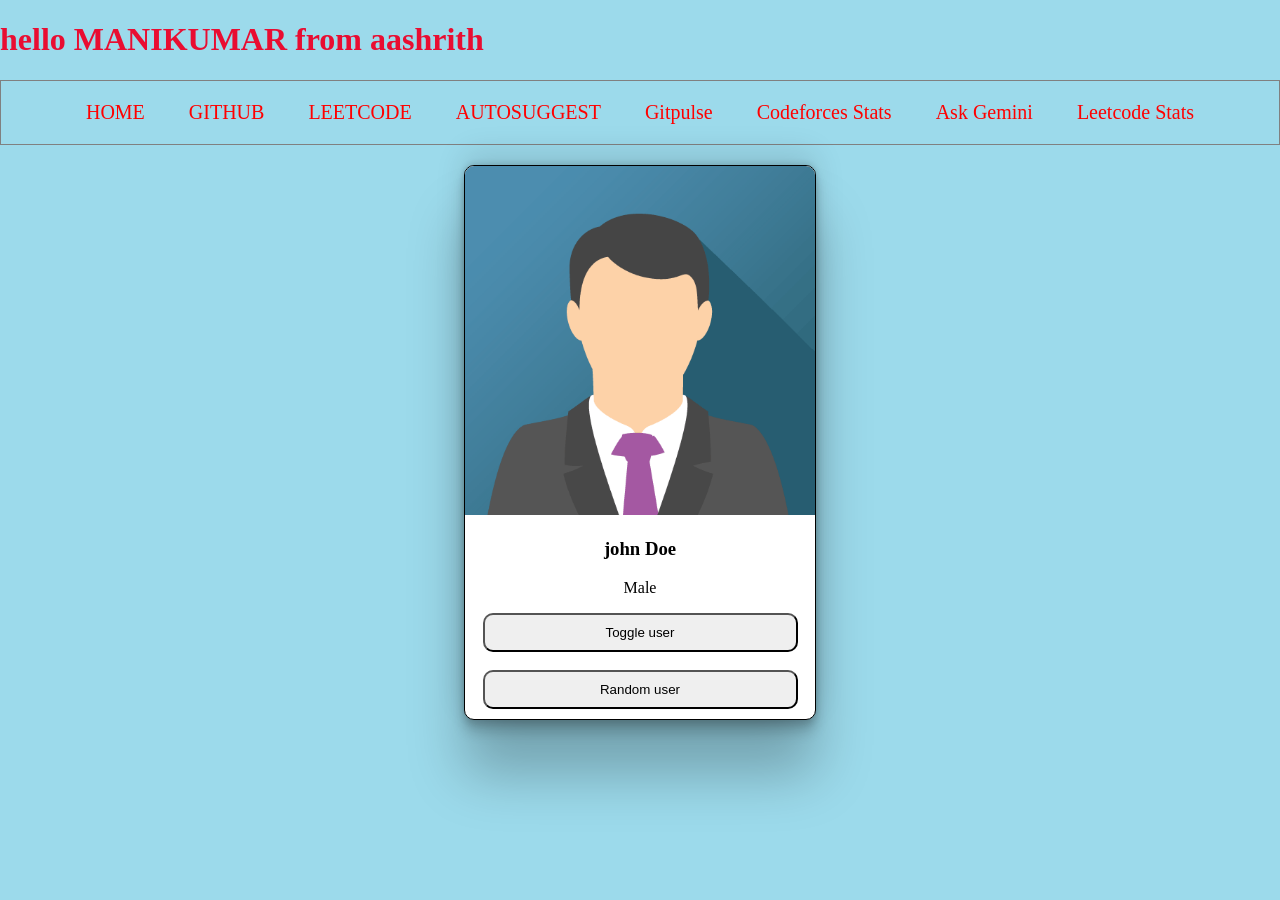
<file: target/classes/static/index.html>
<!DOCTYPE html>
<html lang="en">
<head>
  <meta charset="UTF-8">
  <meta name="viewport" content="width=device-width, initial-scale=1.0">
  <title>Document</title>
  <link rel="stylesheet" href="index.css">
</head>
<body>
<h1> hello MANIKUMAR from aashrith</h1>
 <div class="navbar">
    <a href="">HOME</a>
    <a href="https://github.com/pogulaaashrith67-dotcom/plainstring" target="_blank">GITHUB</a>
    <a href="https://leetcode.com/" target="_blank">LEETCODE</a>
    <a href="https://www.instagram.com/manii_alwys?igsh=MXc3cThoeXZuYzJzZw==" target="_blank">AUTOSUGGEST</a>
    <a href="gitpulse.html" target="_blank">Gitpulse</a>
    <a href="codeforces-stats.html" target="_blank">Codeforces Stats</a>
    <a href="ask-gemini.html" target="_blank">Ask Gemini</a>
    <a href="leetcode-stats.html" target="_blank">Leetcode Stats</a>    
</div>
 <div class="card">
    <img id ="userimage" src="john.png" alt="Card Image not available">
    <h3 id="user-name">john Doe</h3>
    <p id="user-gender">Male</p>
     <button onclick="toggleUser()">Toggle user</button>
     <br>
     <br>
     <button onclick="randomUser()">Random user</button>
 </div>
  
  <script src="index.js"></script>
</body>
</html>
</file>
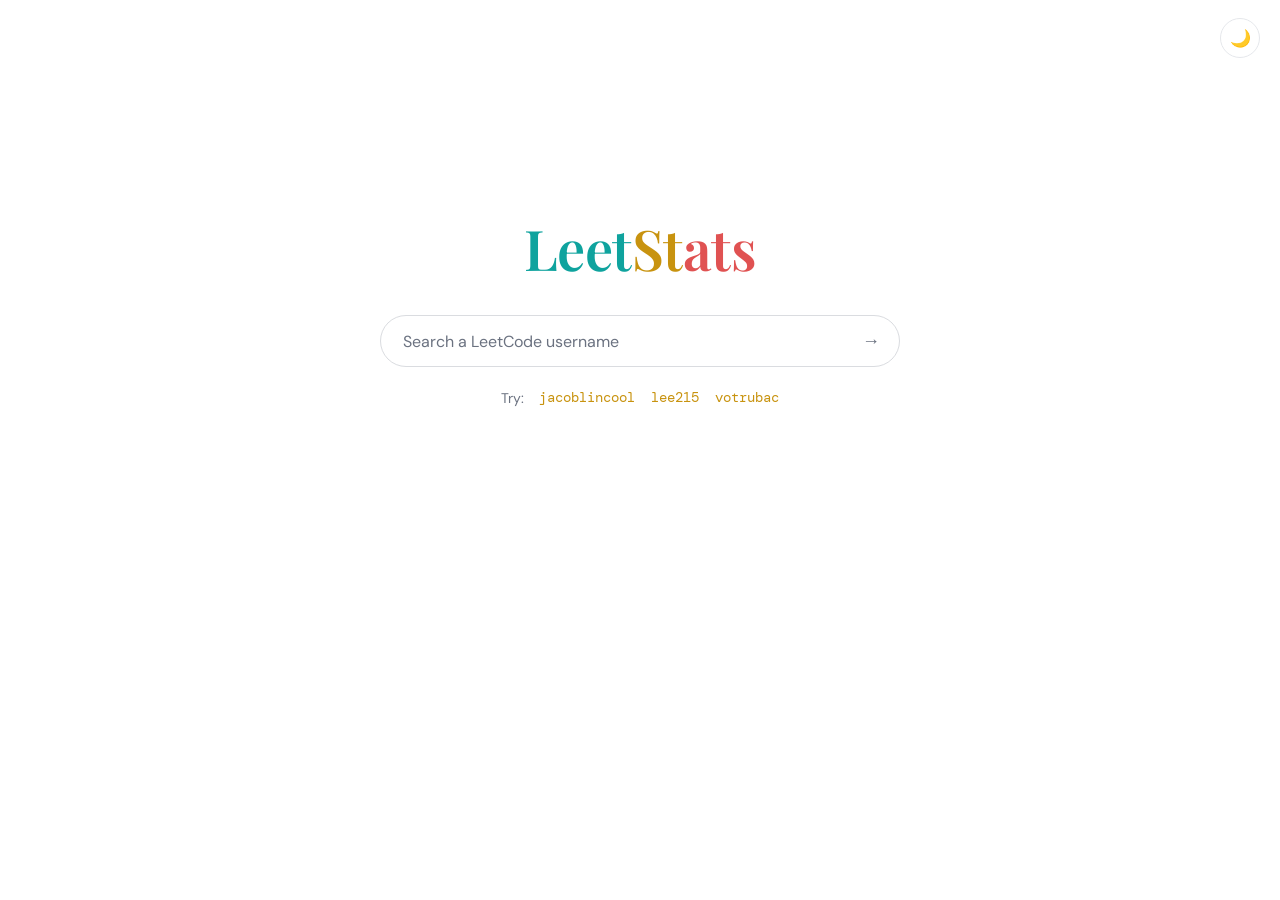
<file: target/classes/leetcode-stats.html>
<!DOCTYPE html>
<html lang="en" data-theme="light">
<head>
<meta charset="UTF-8">
<meta name="viewport" content="width=device-width, initial-scale=1.0">
<title>LeetStats</title>
<link rel="preconnect" href="https://fonts.googleapis.com">
<link rel="preconnect" href="https://fonts.gstatic.com" crossorigin>
<link href="https://fonts.googleapis.com/css2?family=Playfair+Display:wght@600&family=DM+Sans:wght@400;500;700&family=DM+Mono:wght@400;500&display=swap" rel="stylesheet">
<style>
  :root, [data-theme="light"] {
    --bg: #ffffff;
    --text: #1f2328;
    --muted: #6b7280;
    --line: #e5e7eb;
    --surface: #ffffff;
    --input-border: #dadce0;
    --input-shadow: rgba(32, 33, 36, 0.12);
    --track: #f0f1f3;
    --easy: #0fa39e;
    --medium: #c8930f;
    --hard: #e05252;
    --accent: #c8930f;
    --card-shadow: 0 1px 3px rgba(32, 33, 36, 0.08), 0 8px 28px rgba(32, 33, 36, 0.06);
  }
  [data-theme="dark"] {
    --bg: #0a0b0d;
    --text: #e9e7e2;
    --muted: #8b8f98;
    --line: rgba(255, 255, 255, 0.09);
    --surface: #121418;
    --input-border: rgba(255, 255, 255, 0.14);
    --input-shadow: rgba(0, 0, 0, 0.5);
    --track: rgba(255, 255, 255, 0.08);
    --easy: #3ddad7;
    --medium: #e3b341;
    --hard: #ff6b6b;
    --accent: #e3b341;
    --card-shadow: 0 20px 50px rgba(0, 0, 0, 0.45);
  }

  * { margin: 0; padding: 0; box-sizing: border-box; }

  html, body { height: 100%; }

  body {
    background: var(--bg);
    color: var(--text);
    font-family: "DM Sans", system-ui, sans-serif;
    display: flex;
    flex-direction: column;
    align-items: center;
    transition: background 0.25s, color 0.25s;
  }

  /* theme toggle, top right */
  .theme-toggle {
    position: fixed;
    top: 18px;
    right: 20px;
    width: 40px;
    height: 40px;
    border-radius: 50%;
    border: 1px solid var(--line);
    background: var(--surface);
    color: var(--text);
    font-size: 17px;
    cursor: pointer;
    display: flex;
    align-items: center;
    justify-content: center;
    transition: background 0.25s, border-color 0.25s, transform 0.15s;
    z-index: 10;
  }
  .theme-toggle:hover { transform: scale(1.06); }
  .theme-toggle:focus-visible { outline: 2px solid var(--accent); outline-offset: 2px; }

  main {
    width: 100%;
    max-width: 640px;
    padding: 0 24px 64px;
    display: flex;
    flex-direction: column;
    align-items: center;
    /* Google-style: sits a bit above vertical center when idle */
    margin-top: clamp(96px, 24vh, 210px);
    transition: margin-top 0.45s cubic-bezier(0.3, 0.8, 0.3, 1);
  }
  body.has-result main { margin-top: 72px; }

  .wordmark {
    font-family: "Playfair Display", serif;
    font-weight: 600;
    font-size: clamp(40px, 8vw, 56px);
    letter-spacing: -0.01em;
    margin-bottom: 30px;
    user-select: none;
  }
  .wordmark .l { color: var(--easy); }
  .wordmark .e { color: var(--medium); }
  .wordmark .t { color: var(--hard); }

  /* search */
  .search {
    width: 100%;
    max-width: 520px;
    display: flex;
    align-items: center;
    gap: 12px;
    background: var(--surface);
    border: 1px solid var(--input-border);
    border-radius: 999px;
    padding: 0 8px 0 22px;
    height: 52px;
    transition: box-shadow 0.2s, border-color 0.2s, background 0.25s;
  }
  .search:focus-within {
    box-shadow: 0 2px 10px var(--input-shadow);
    border-color: transparent;
  }
  [data-theme="dark"] .search:focus-within { border-color: var(--accent); box-shadow: none; }

  .search input {
    flex: 1;
    min-width: 0;
    border: none;
    outline: none;
    background: transparent;
    color: var(--text);
    font-family: "DM Mono", monospace;
    font-size: 16px;
  }
  .search input::placeholder { color: var(--muted); font-family: "DM Sans", sans-serif; }

  .search button {
    border: none;
    background: transparent;
    color: var(--muted);
    font-size: 18px;
    width: 40px;
    height: 40px;
    border-radius: 50%;
    cursor: pointer;
    display: flex;
    align-items: center;
    justify-content: center;
    transition: color 0.15s, background 0.15s;
  }
  .search button:hover { color: var(--accent); background: var(--track); }
  .search button:focus-visible { outline: 2px solid var(--accent); outline-offset: 1px; }
  .search button:disabled { opacity: 0.45; cursor: wait; }

  .try {
    margin-top: 20px;
    font-size: 14px;
    color: var(--muted);
    display: flex;
    gap: 14px;
    align-items: center;
    flex-wrap: wrap;
    justify-content: center;
  }
  .try button {
    background: none;
    border: none;
    padding: 2px 1px;
    color: var(--accent);
    font-family: "DM Mono", monospace;
    font-size: 13.5px;
    cursor: pointer;
    border-bottom: 1px dashed transparent;
    transition: border-color 0.15s;
  }
  .try button:hover { border-bottom-color: var(--accent); }
  .try button:focus-visible { outline: 2px solid var(--accent); outline-offset: 2px; }

  /* states */
  .loader {
    margin-top: 52px;
    width: 34px; height: 34px;
    border: 3px solid var(--track);
    border-top-color: var(--accent);
    border-radius: 50%;
    animation: spin 0.8s linear infinite;
  }
  @keyframes spin { to { transform: rotate(360deg); } }

  .error {
    margin-top: 44px;
    text-align: center;
    color: var(--muted);
    font-size: 14.5px;
    line-height: 1.6;
    max-width: 420px;
  }
  .error b { color: var(--hard); font-weight: 700; display: block; margin-bottom: 4px; }

  /* card */
  .card {
    width: 100%;
    margin-top: 44px;
    background: var(--surface);
    border: 1px solid var(--line);
    border-radius: 18px;
    padding: 30px 34px;
    box-shadow: var(--card-shadow);
    animation: rise 0.45s cubic-bezier(0.2, 0.7, 0.3, 1) both;
    transition: background 0.25s, border-color 0.25s;
  }
  @keyframes rise {
    from { opacity: 0; transform: translateY(14px); }
    to   { opacity: 1; transform: translateY(0); }
  }

  .card-head {
    display: flex;
    justify-content: space-between;
    align-items: baseline;
    gap: 10px;
    flex-wrap: wrap;
    margin-bottom: 26px;
  }
  .card-head a {
    font-family: "Playfair Display", serif;
    font-size: 23px;
    font-weight: 600;
    color: var(--text);
    text-decoration: none;
  }
  .card-head a:hover { color: var(--accent); }
  .card-head .rank {
    font-family: "DM Mono", monospace;
    font-size: 13px;
    color: var(--muted);
  }
  .card-head .rank b { color: var(--accent); font-weight: 500; }

  .card-body {
    display: grid;
    grid-template-columns: 168px 1fr;
    gap: 34px;
    align-items: center;
  }

  .ring-wrap { position: relative; width: 168px; height: 168px; margin: 0 auto; }
  .ring-wrap svg { transform: rotate(-90deg); display: block; }
  .ring-track { fill: none; stroke: var(--track); stroke-width: 9; }
  .ring-fill {
    fill: none;
    stroke: var(--accent);
    stroke-width: 9;
    stroke-linecap: round;
    transition: stroke-dashoffset 1.1s cubic-bezier(0.3, 0.8, 0.3, 1), stroke 0.25s;
  }
  .ring-center {
    position: absolute; inset: 0;
    display: flex; flex-direction: column;
    align-items: center; justify-content: center;
  }
  .ring-center .big {
    font-family: "DM Mono", monospace;
    font-size: 36px;
    line-height: 1;
  }
  .ring-center .small {
    color: var(--muted);
    font-size: 11.5px;
    margin-top: 6px;
    letter-spacing: 0.06em;
    text-transform: uppercase;
  }

  .bars { display: flex; flex-direction: column; gap: 18px; }
  .bar-top {
    display: flex;
    justify-content: space-between;
    align-items: baseline;
    margin-bottom: 7px;
  }
  .bar-top .label {
    font-size: 12.5px;
    font-weight: 700;
    letter-spacing: 0.09em;
    text-transform: uppercase;
  }
  .bar-top .nums {
    font-family: "DM Mono", monospace;
    font-size: 13px;
    color: var(--muted);
  }
  .bar-top .nums b { color: var(--text); font-weight: 500; }
  .bar-track { height: 7px; border-radius: 99px; background: var(--track); overflow: hidden; }
  .bar-fill { height: 100%; width: 0; border-radius: 99px; transition: width 1.1s cubic-bezier(0.3, 0.8, 0.3, 1); }
  .easy   .label { color: var(--easy); }   .easy   .bar-fill { background: var(--easy); }
  .medium .label { color: var(--medium); } .medium .bar-fill { background: var(--medium); }
  .hard   .label { color: var(--hard); }   .hard   .bar-fill { background: var(--hard); }

  .hidden { display: none !important; }

  @media (max-width: 540px) {
    .card { padding: 24px 20px; }
    .card-body { grid-template-columns: 1fr; gap: 26px; }
  }

  @media (prefers-reduced-motion: reduce) {
    * { animation: none !important; transition: none !important; }
  }
</style>
</head>
<body>
  <button class="theme-toggle" id="theme-toggle" aria-label="Switch theme" title="Switch theme">🌙</button>

  <main>
    <h1 class="wordmark"><span class="l">Leet</span><span class="e">St</span><span class="t">ats</span></h1>

    <div class="search">
      <input id="username" type="text" placeholder="Search a LeetCode username" autocomplete="off" spellcheck="false" aria-label="LeetCode username">
      <button id="go" aria-label="Fetch stats" title="Fetch stats">→</button>
    </div>

    <div class="try">
      <span>Try:</span>
      <button data-u="jacoblincool">jacoblincool</button>
      <button data-u="lee215">lee215</button>
      <button data-u="votrubac">votrubac</button>
    </div>

    <div id="loading" class="loader hidden" role="status" aria-label="Loading"></div>

    <div id="error" class="error hidden" role="alert">
      <b>Couldn't fetch that profile</b>
      <span id="error-msg"></span>
    </div>

    <section id="card" class="card hidden" aria-live="polite">
      <div class="card-head">
        <a id="profile-link" href="#" target="_blank" rel="noopener"></a>
        <span class="rank">Rank <b id="ranking">—</b></span>
      </div>
      <div class="card-body">
        <div class="ring-wrap">
          <svg width="168" height="168" viewBox="0 0 168 168" aria-hidden="true">
            <circle class="ring-track" cx="84" cy="84" r="74"></circle>
            <circle class="ring-fill" id="ring" cx="84" cy="84" r="74"></circle>
          </svg>
          <div class="ring-center">
            <div class="big" id="total-solved">0</div>
            <div class="small" id="total-label">solved</div>
          </div>
        </div>
        <div class="bars">
          <div class="bar-row easy">
            <div class="bar-top"><span class="label">Easy</span>
              <span class="nums"><b id="easy-solved">0</b> / <span id="easy-total">0</span></span></div>
            <div class="bar-track"><div class="bar-fill" id="easy-bar"></div></div>
          </div>
          <div class="bar-row medium">
            <div class="bar-top"><span class="label">Medium</span>
              <span class="nums"><b id="medium-solved">0</b> / <span id="medium-total">0</span></span></div>
            <div class="bar-track"><div class="bar-fill" id="medium-bar"></div></div>
          </div>
          <div class="bar-row hard">
            <div class="bar-top"><span class="label">Hard</span>
              <span class="nums"><b id="hard-solved">0</b> / <span id="hard-total">0</span></span></div>
            <div class="bar-track"><div class="bar-fill" id="hard-bar"></div></div>
          </div>
        </div>
      </div>
    </section>
  </main>

<script>
(function () {
  "use strict";

  /* ---------- theme ---------- */
  var root = document.documentElement;
  var toggle = document.getElementById("theme-toggle");
  var prefersDark = window.matchMedia("(prefers-color-scheme: dark)").matches;
  setTheme(prefersDark ? "dark" : "light");

  function setTheme(t) {
    root.setAttribute("data-theme", t);
    toggle.textContent = t === "dark" ? "☀️" : "🌙";
  }
  toggle.addEventListener("click", function () {
    setTheme(root.getAttribute("data-theme") === "dark" ? "light" : "dark");
  });

  /* ---------- elements ---------- */
  var input = document.getElementById("username");
  var goBtn = document.getElementById("go");
  var loadingEl = document.getElementById("loading");
  var errorEl = document.getElementById("error");
  var errorMsg = document.getElementById("error-msg");
  var cardEl = document.getElementById("card");

  var RING_R = 74;
  var RING_C = 2 * Math.PI * RING_R;
  var ring = document.getElementById("ring");
  ring.setAttribute("stroke-dasharray", RING_C);
  ring.setAttribute("stroke-dashoffset", RING_C);

  /* ---------- data sources (tried in order) ---------- */
  var SOURCES = [
    {
      url: function (u) { return "https://leetcode-api-faisalshohag.vercel.app/" + encodeURIComponent(u); },
      parse: function (d) {
        if (!d || d.errors || d.totalSolved === undefined) return null;
        return pick(d);
      }
    },
    {
      url: function (u) { return "https://alfa-leetcode-api.onrender.com/userProfile/" + encodeURIComponent(u); },
      parse: function (d) {
        if (!d || d.errors || d.totalSolved === undefined) return null;
        return pick(d);
      }
    },
    {
      url: function (u) { return "https://leetcode-stats-api.herokuapp.com/" + encodeURIComponent(u); },
      parse: function (d) {
        if (!d || d.status !== "success") return null;
        return pick(d);
      }
    }
  ];

  function pick(d) {
    return {
      totalSolved: d.totalSolved, totalQuestions: d.totalQuestions,
      easySolved: d.easySolved, totalEasy: d.totalEasy,
      mediumSolved: d.mediumSolved, totalMedium: d.totalMedium,
      hardSolved: d.hardSolved, totalHard: d.totalHard,
      ranking: d.ranking
    };
  }

  function fetchWithTimeout(url, ms) {
    var ctrl = new AbortController();
    var t = setTimeout(function () { ctrl.abort(); }, ms);
    return fetch(url, { signal: ctrl.signal })
      .then(function (r) { return r.json(); })
      .finally(function () { clearTimeout(t); });
  }

  function fetchStats(username) {
    var i = 0;
    function tryNext() {
      if (i >= SOURCES.length) return Promise.reject(new Error("all sources failed"));
      var src = SOURCES[i++];
      return fetchWithTimeout(src.url(username), 12000)
        .then(function (json) {
          var parsed = src.parse(json);
          return parsed || tryNext();
        })
        .catch(function () { return tryNext(); });
    }
    return tryNext();
  }

  /* ---------- rendering ---------- */
  function fmt(n) {
    if (n === null || n === undefined || isNaN(n)) return "—";
    return Number(n).toLocaleString("en-US");
  }

  function countUp(el, target, ms) {
    var reduce = window.matchMedia("(prefers-reduced-motion: reduce)").matches;
    if (reduce || !target) { el.textContent = fmt(target || 0); return; }
    var start = performance.now();
    (function step(now) {
      var p = Math.min(((now || performance.now()) - start) / ms, 1);
      var eased = 1 - Math.pow(1 - p, 3);
      el.textContent = fmt(Math.round(target * eased));
      if (p < 1) requestAnimationFrame(step);
    })();
  }

  function setBar(id, solved, total) {
    var pct = total > 0 ? (solved / total) * 100 : 0;
    document.getElementById(id).style.width = Math.max(pct, solved > 0 ? 2 : 0) + "%";
  }

  function render(username, s) {
    var link = document.getElementById("profile-link");
    link.textContent = username;
    link.href = "https://leetcode.com/u/" + encodeURIComponent(username) + "/";

    document.getElementById("ranking").textContent = "#" + fmt(s.ranking);
    document.getElementById("total-label").textContent = "of " + fmt(s.totalQuestions);
    document.getElementById("easy-solved").textContent = fmt(s.easySolved);
    document.getElementById("easy-total").textContent = fmt(s.totalEasy);
    document.getElementById("medium-solved").textContent = fmt(s.mediumSolved);
    document.getElementById("medium-total").textContent = fmt(s.totalMedium);
    document.getElementById("hard-solved").textContent = fmt(s.hardSolved);
    document.getElementById("hard-total").textContent = fmt(s.totalHard);

    document.body.classList.add("has-result");
    cardEl.classList.remove("hidden");

    requestAnimationFrame(function () {
      requestAnimationFrame(function () {
        countUp(document.getElementById("total-solved"), s.totalSolved, 1100);
        var pct = s.totalQuestions > 0 ? s.totalSolved / s.totalQuestions : 0;
        ring.setAttribute("stroke-dashoffset", RING_C * (1 - pct));
        setBar("easy-bar", s.easySolved, s.totalEasy);
        setBar("medium-bar", s.mediumSolved, s.totalMedium);
        setBar("hard-bar", s.hardSolved, s.totalHard);
      });
    });
  }

  function resetCard() {
    ring.setAttribute("stroke-dashoffset", RING_C);
    ["easy-bar", "medium-bar", "hard-bar"].forEach(function (id) {
      document.getElementById(id).style.width = "0";
    });
    document.getElementById("total-solved").textContent = "0";
  }

  /* ---------- flow ---------- */
  var busy = false;

  function lookup(username) {
    username = (username || "").trim();
    if (!username || busy) return;
    busy = true;

    input.value = username;
    goBtn.disabled = true;
    errorEl.classList.add("hidden");
    cardEl.classList.add("hidden");
    resetCard();
    loadingEl.classList.remove("hidden");

    fetchStats(username)
      .then(function (stats) {
        loadingEl.classList.add("hidden");
        render(username, stats);
      })
      .catch(function () {
        loadingEl.classList.add("hidden");
        errorMsg.textContent = 'No stats found for "' + username +
          '". Check the spelling, or the public stats APIs may be briefly busy — try again in a moment.';
        errorEl.classList.remove("hidden");
      })
      .finally(function () {
        goBtn.disabled = false;
        busy = false;
      });
  }

  goBtn.addEventListener("click", function () { lookup(input.value); });
  input.addEventListener("keydown", function (e) { if (e.key === "Enter") lookup(input.value); });
  document.querySelectorAll(".try button").forEach(function (b) {
    b.addEventListener("click", function () { lookup(b.dataset.u); });
  });
})();
</script>
</body>
</html>
</file>
<file: target/classes/static/index.css>
body{
    margin: 0px;
    background-color: rgb(156, 218, 235);
    bcakground-image: url("https://www.magnific.com/free-photos-vectors/background");
}
h1{
    color: rgb(233, 13, 49);
}

 .navbar{
    border-style: solid;
    border-width: 1px;
    border-color:grey;
    padding: 20px;
    text-align: center;
 }
 .navbar a{
    text-decoration:dotted;
     color: red;
    padding: 20px;
    font-size: 20px;
 }

 .navbar a:hover{
    color: rgb(212, 171, 22);
    background-color: rgb(139, 70, 23);
    border-radius: 10px;
 }
 .card{
    border: 1px solid black;
    width: 350px;
    border-radius: 10px;
    text-align: center;
    margin-top: 20px;
    overflow: hidden;
    margin-left: auto;
    margin-right: auto;
    padding-bottom: 10px;
    background-color: rgb(255, 255, 255); 
    box-shadow: rgba(0, 0, 0, 0.25) 0px 54px 55px, rgba(0, 0, 0, 0.12) 0px -12px 30px, rgba(0, 0, 0, 0.12) 0px 4px 6px, rgba(0, 0, 0, 0.17) 0px 12px 13px, rgba(0, 0, 0, 0.09) 0px -3px 5px;
}

 .card img{
    width: 100%;    
 }
 .card button{
    padding: 10px;
    width:90%;
    border-radius: 10px;

 }
</file>
